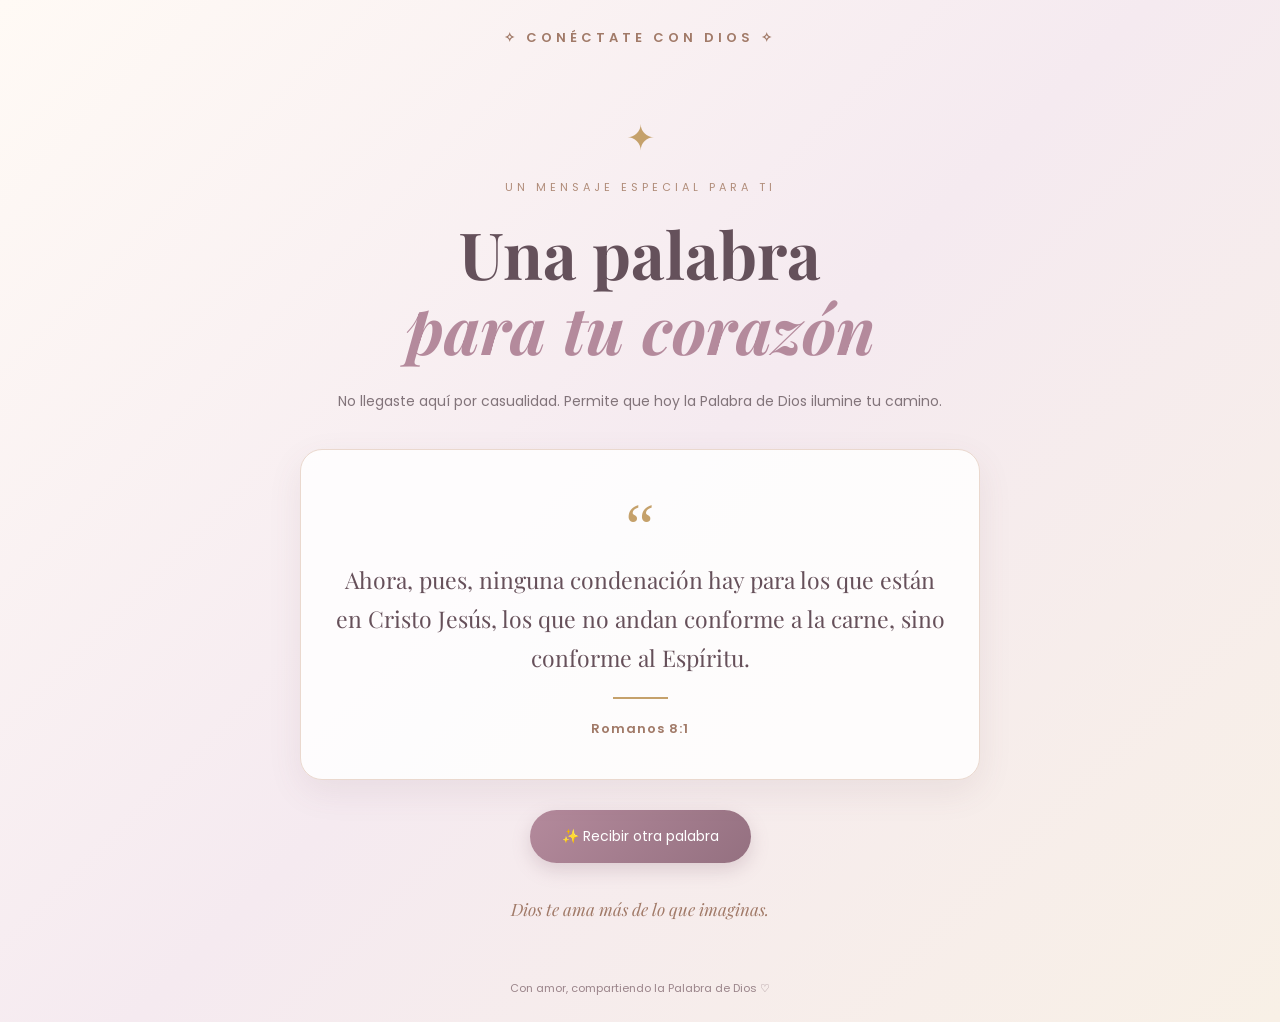
<file: index.html>
<!DOCTYPE html>
<html lang="es">
<head>
    <meta charset="UTF-8">
    <meta name="viewport" content="width=device-width, initial-scale=1.0">
    <title>Una palabra para tu corazón</title>
    <link rel="stylesheet" href="static/style.css">
    <link href="https://fonts.googleapis.com/css2?family=Playfair+Display:wght@400;600;700&family=Poppins:wght@300;400;500;600&display=swap" rel="stylesheet">
</head>
<body>
    <header><div class="logo">✧ CONÉCTATE CON DIOS ✧</div></header>

    <main class="contenedor">
        <div class="decoracion">✦</div>
        <p class="subtitulo">UN MENSAJE ESPECIAL PARA TI</p>
        <h1>Una palabra<br><span>para tu corazón</span></h1>
        <p class="introduccion">
            No llegaste aquí por casualidad.
            Permite que hoy la Palabra de Dios
            ilumine tu camino.
        </p>

        <section class="tarjeta">
            <div class="comilla">“</div>
            <p id="texto-versiculo"></p>
            <div class="linea"></div>
            <p id="referencia"></p>
        </section>

        <button onclick="recibirVersiculo()">✨ Recibir otra palabra</button>
        <p class="mensaje-final">Dios te ama más de lo que imaginas.</p>
    </main>

    <footer>Con amor, compartiendo la Palabra de Dios ♡</footer>

    <script>
        const versiculos = [{"texto": "Porque de tal manera amó Dios al mundo, que ha dado a su Hijo unigénito, para que todo aquel que en él cree, no se pierda, mas tenga vida eterna.", "referencia": "Juan 3:16"}, {"texto": "Mas Dios muestra su amor para con nosotros, en que siendo aún pecadores, Cristo murió por nosotros.", "referencia": "Romanos 5:8"}, {"texto": "Nosotros le amamos a él, porque él nos amó primero.", "referencia": "1 Juan 4:19"}, {"texto": "Jehová se manifestó a mí hace ya mucho tiempo, diciendo: Con amor eterno te he amado; por tanto, con misericordia te he atraído.", "referencia": "Jeremías 31:3"}, {"texto": "Porque no envió Dios a su Hijo al mundo para que condene al mundo, mas para que el mundo sea salvo por él.", "referencia": "Juan 3:17"}, {"texto": "En esto está el amor, no en que nosotros hayamos amado a Dios, sino en que él nos amó a nosotros, y envió a su Hijo en propiciación por nuestros pecados.", "referencia": "1 Juan 4:10"}, {"texto": "Pero Dios, que es rico en misericordia, por su gran amor con que nos amó, aun cuando estábamos muertos en delitos, nos dio vida juntamente con Cristo —por gracia sois salvos—.", "referencia": "Efesios 2:4-5"}, {"texto": "Nadie tiene mayor amor que este, que uno ponga su vida por sus amigos.", "referencia": "Juan 15:13"}, {"texto": "Porque para mí fuiste de gran precio, y fuiste amado; te daré hombres por ti, y pueblos por tu vida.", "referencia": "Isaías 43:4"}, {"texto": "Y nosotros hemos conocido y creído el amor que Dios tiene para con nosotros. Dios es amor; y el que permanece en amor, permanece en Dios, y Dios en él.", "referencia": "1 Juan 4:16"}, {"texto": "Por cuanto todos pecaron, y están destituidos de la gloria de Dios, siendo justificados gratuitamente por su gracia, mediante la redención que es en Cristo Jesús.", "referencia": "Romanos 3:23-24"}, {"texto": "Porque la paga del pecado es muerte, mas la dádiva de Dios es vida eterna en Cristo Jesús Señor nuestro.", "referencia": "Romanos 6:23"}, {"texto": "Ciertamente no hay hombre justo en la tierra, que haga el bien y nunca peque.", "referencia": "Eclesiastés 7:20"}, {"texto": "Todos nosotros nos descarriamos como ovejas, cada cual se apartó por su camino; mas Jehová cargó en él el pecado de todos nosotros.", "referencia": "Isaías 53:6"}, {"texto": "Porque no hay hombre que no peque.", "referencia": "1 Reyes 8:46"}, {"texto": "Antes la Escritura lo encierra todo bajo el pecado, para que la promesa por la fe de Jesucristo fuese dada a los que creen.", "referencia": "Gálatas 3:22"}, {"texto": "Entonces la concupiscencia, después que ha concebido, da a luz el pecado; y el pecado, siendo consumado, da a luz la muerte.", "referencia": "Santiago 1:15"}, {"texto": "Pero vuestras iniquidades han hecho división entre vosotros y vuestro Dios, y vuestros pecados han hecho ocultar de vosotros su rostro para no oír.", "referencia": "Isaías 59:2"}, {"texto": "Engañoso es el corazón más que todas las cosas, y perverso; ¿quién lo conocerá?", "referencia": "Jeremías 17:9"}, {"texto": "Hay camino que al hombre le parece derecho; pero su fin es camino de muerte.", "referencia": "Proverbios 14:12"}, {"texto": "Y en ningún otro hay salvación; porque no hay otro nombre bajo el cielo, dado a los hombres, en que podamos ser salvos.", "referencia": "Hechos 4:12"}, {"texto": "Jesús le dijo: Yo soy el camino, y la verdad, y la vida; nadie viene al Padre, sino por mí.", "referencia": "Juan 14:6"}, {"texto": "Porque también Cristo padeció una sola vez por los pecados, el justo por los injustos, para llevarnos a Dios, siendo a la verdad muerto en la carne, pero vivificado en espíritu.", "referencia": "1 Pedro 3:18"}, {"texto": "Mas él herido fue por nuestras rebeliones, molido por nuestros pecados; el castigo de nuestra paz fue sobre él, y por su llaga fuimos nosotros curados.", "referencia": "Isaías 53:5"}, {"texto": "El siguiente día vio Juan a Jesús que venía a él, y dijo: He aquí el Cordero de Dios, que quita el pecado del mundo.", "referencia": "Juan 1:29"}, {"texto": "Porque primeramente os he enseñado lo que asimismo recibí: Que Cristo murió por nuestros pecados, conforme a las Escrituras; y que fue sepultado, y que resucitó al tercer día, conforme a las Escrituras.", "referencia": "1 Corintios 15:3-4"}, {"texto": "Al que no conoció pecado, por nosotros lo hizo pecado, para que nosotros fuésemos hechos justicia de Dios en él.", "referencia": "2 Corintios 5:21"}, {"texto": "Porque hay un solo Dios, y un solo mediador entre Dios y los hombres, Jesucristo hombre, el cual se dio a sí mismo en rescate por todos, de lo cual se dio testimonio a su debido tiempo.", "referencia": "1 Timoteo 2:5-6"}, {"texto": "Por lo cual puede también salvar perpetuamente a los que por él se acercan a Dios, viviendo siempre para interceder por ellos.", "referencia": "Hebreos 7:25"}, {"texto": "Y cantaban un nuevo cántico, diciendo: Digno eres de tomar el libro y de abrir sus sellos; porque tú fuiste inmolado, y con tu sangre nos has redimido para Dios, de todo linaje y lengua y pueblo y nación.", "referencia": "Apocalipsis 5:9"}, {"texto": "Y ellos dijeron: Cree en el Señor Jesucristo, y serás salvo, tú y tu casa.", "referencia": "Hechos 16:31"}, {"texto": "Que si confesares con tu boca que Jesús es el Señor, y creyeres en tu corazón que Dios le levantó de los muertos, serás salvo. Porque con el corazón se cree para justicia, pero con la boca se confiesa para salvación.", "referencia": "Romanos 10:9-10"}, {"texto": "Porque todo aquel que invocare el nombre del Señor, será salvo.", "referencia": "Romanos 10:13"}, {"texto": "Mas a todos los que le recibieron, a los que creen en su nombre, les dio el derecho de llegar a ser hijos de Dios.", "referencia": "Juan 1:12"}, {"texto": "He aquí, yo estoy a la puerta y llamo; si alguno oye mi voz y abre la puerta, entraré a él, y cenaré con él, y él conmigo.", "referencia": "Apocalipsis 3:20"}, {"texto": "Si confesamos nuestros pecados, él es fiel y justo para perdonar nuestros pecados, y limpiarnos de toda maldad.", "referencia": "1 Juan 1:9"}, {"texto": "Venid a mí todos los que estáis trabajados y cargados, y yo os haré descansar.", "referencia": "Mateo 11:28"}, {"texto": "Todo lo que el Padre me da, vendrá a mí; y al que a mí viene, no le echo fuera.", "referencia": "Juan 6:37"}, {"texto": "Venid luego, dice Jehová, y estemos a cuenta: si vuestros pecados fueren como la grana, como la nieve serán emblanquecidos; si fueren rojos como el carmesí, vendrán a ser como blanca lana.", "referencia": "Isaías 1:18"}, {"texto": "Y me buscaréis y me hallaréis, porque me buscaréis de todo vuestro corazón.", "referencia": "Jeremías 29:13"}, {"texto": "De cierto, de cierto os digo: El que oye mi palabra, y cree al que me envió, tiene vida eterna; y no vendrá a condenación, mas ha pasado de muerte a vida.", "referencia": "Juan 5:24"}, {"texto": "Mis ovejas oyen mi voz, y yo las conozco, y me siguen, y yo les doy vida eterna; y no perecerán jamás, ni nadie las arrebatará de mi mano.", "referencia": "Juan 10:27-28"}, {"texto": "Y este es el testimonio: que Dios nos ha dado vida eterna; y esta vida está en su Hijo. El que tiene al Hijo, tiene la vida; el que no tiene al Hijo de Dios, no tiene la vida. Estas cosas os he escrito a vosotros que creéis en el nombre del Hijo de Dios, para que sepáis que tenéis vida eterna.", "referencia": "1 Juan 5:11-13"}, {"texto": "Como dista el oriente del occidente, Así alejó de nosotros nuestras rebeliones.", "referencia": "Salmo 103:12"}, {"texto": "De modo que si alguno está en Cristo, nueva criatura es; las cosas viejas pasaron; he aquí todas son hechas nuevas.", "referencia": "2 Corintios 5:17"}, {"texto": "Ahora, pues, ninguna condenación hay para los que están en Cristo Jesús, los que no andan conforme a la carne, sino conforme al Espíritu.", "referencia": "Romanos 8:1"}, {"texto": "Cercano está Jehová a los quebrantados de corazón; Y salva a los contritos de espíritu.", "referencia": "Salmo 34:18"}, {"texto": "Porque el Hijo del Hombre ha venido para buscar y salvar lo que se había perdido.", "referencia": "Lucas 19:10"}, {"texto": "Porque yo sé los pensamientos que tengo acerca de vosotros, dice Jehová, pensamientos de paz, y no de mal, para daros el fin que esperáis.", "referencia": "Jeremías 29:11"}, {"texto": "Por la misericordia de Jehová no hemos sido consumidos, porque nunca decayeron sus misericordias. Nuevas son cada mañana; grande es tu fidelidad.", "referencia": "Lamentaciones 3:22-23"}, {"texto": "Así que, arrepentíos y convertíos, para que sean borrados vuestros pecados; para que vengan de la presencia del Señor tiempos de refrigerio.", "referencia": "Hechos 3:19"}, {"texto": "Porque la tristeza que es según Dios produce arrepentimiento para salvación, de que no hay que arrepentirse; pero la tristeza del mundo produce muerte.", "referencia": "2 Corintios 7:10"}, {"texto": "Pero Dios, habiendo pasado por alto los tiempos de esta ignorancia, ahora manda a todos los hombres en todo lugar, que se arrepientan.", "referencia": "Hechos 17:30"}, {"texto": "Y diciendo: El tiempo se ha cumplido, y el reino de Dios se ha acercado; arrepentíos, y creed en el evangelio.", "referencia": "Marcos 1:15"}, {"texto": "El que encubre sus pecados no prosperará; Mas el que los confiesa y se aparta alcanzará misericordia.", "referencia": "Proverbios 28:13"}, {"texto": "Os digo que así habrá más gozo en el cielo por un pecador que se arrepiente, que por noventa y nueve justos que no necesitan arrepentimiento.", "referencia": "Lucas 15:7"}, {"texto": "Diles: Vivo yo, dice Jehová el Señor, que no quiero la muerte del impío, sino que se vuelva el impío de su camino, y que viva. Volveos, volveos de vuestros malos caminos; ¿por qué moriréis, casa de Israel?", "referencia": "Ezequiel 33:11"}, {"texto": "¿O menosprecias las riquezas de su benignidad, paciencia y longanimidad, ignorando que su benignidad te guía al arrepentimiento?", "referencia": "Romanos 2:4"}, {"texto": "Entonces Pedro les dijo: Arrepentíos, y bautícese cada uno de vosotros en el nombre de Jesucristo para perdón de los pecados; y recibiréis el don del Espíritu Santo. Porque para vosotros es la promesa, y para vuestros hijos, y para todos los que están lejos; para cuantos el Señor nuestro Dios llamare.", "referencia": "Hechos 2:38-39"}, {"texto": "Desde los días de vuestros padres os habéis apartado de mis leyes, y no las guardasteis. Volveos a mí, y yo me volveré a vosotros, ha dicho Jehová de los ejércitos. Mas dijisteis: ¿En qué hemos de volvernos?", "referencia": "Malaquías 3:7"}, {"texto": "Por tanto, id, y haced discípulos a todas las naciones, bautizándolos en el nombre del Padre, y del Hijo, y del Espíritu Santo; enseñándoles que guarden todas las cosas que os he mandado; y he aquí yo estoy con vosotros todos los días, hasta el fin del mundo. Amén.", "referencia": "Mateo 28:19-20"}, {"texto": "Y les dijo: Id por todo el mundo y predicad el evangelio a toda criatura.", "referencia": "Marcos 16:15"}, {"texto": "Porque no me avergüenzo del evangelio, porque es poder de Dios para salvación a todo aquel que cree; al judío primeramente, y también al griego.", "referencia": "Romanos 1:16"}, {"texto": "Cantad a Jehová, bendecid su nombre; anunciad de día en día su salvación. Contad entre las naciones su gloria, Y en todos los pueblos sus maravillas.", "referencia": "Salmo 96:2-3"}, {"texto": "¡Cuán hermosos sobre los montes son los pies del que trae alegres nuevas, del que hace oír la paz, del que trae alegres nuevas de bien, del que hace oír la salvación, del que dice a Sión: ¡Reina tu Dios!", "referencia": "Isaías 52:7"}, {"texto": "Vosotros sois la luz del mundo; una ciudad asentada sobre un monte no se puede esconder. Ni se enciende una luz y se pone debajo de un almud, sino sobre el candelero, y alumbra a todos los que están en casa. Así alumbre vuestra luz delante de los hombres, para que vean vuestras buenas obras, y glorifiquen a vuestro Padre que está en los cielos.", "referencia": "Mateo 5:14-16"}, {"texto": "Santificad pues al Señor Dios en vuestros corazones; y estad siempre preparados para presentar defensa con mansedumbre y reverencia ante todo el que os demande razón de la esperanza que hay en vosotros.", "referencia": "1 Pedro 3:15"}, {"texto": "Entonces dijo a sus discípulos: A la verdad la mies es mucha, mas los obreros pocos. Rogad, pues, al Señor de la mies, que envíe obreros a su mies.", "referencia": "Mateo 9:37-38"}, {"texto": "Pero recibiréis poder, cuando haya venido sobre vosotros el Espíritu Santo, y me seréis testigos en Jerusalén, en toda Judea, en Samaria, y hasta lo último de la tierra.", "referencia": "Hechos 1:8"}, {"texto": "Predica la palabra; insta a tiempo y fuera de tiempo; redarguye, reprende, exhorta con toda paciencia y doctrina.", "referencia": "2 Timoteo 4:2"}, {"texto": "Y de la manera que está establecido para los hombres que mueran una sola vez, y después de esto el juicio.", "referencia": "Hebreos 9:27"}, {"texto": "Y vi un gran trono blanco y al que estaba sentado en él, de delante del cual huyeron la tierra y el cielo, y no se halló lugar para ellos. Y vi a los muertos, grandes y pequeños, de pie ante Dios; y los libros fueron abiertos, y otro libro fue abierto, el cual es el libro de la vida; y fueron juzgados los muertos por las cosas que estaban escritas en los libros, según sus obras.", "referencia": "Apocalipsis 20:11-12"}, {"texto": "E irán estos al castigo eterno, mas los justos a la vida eterna.", "referencia": "Mateo 25:46"}, {"texto": "Porque es necesario que todos nosotros comparezcamos ante el tribunal de Cristo, para que cada uno reciba según lo que haya hecho por medio del cuerpo, sea bueno o sea malo.", "referencia": "2 Corintios 5:10"}, {"texto": "De manera que cada uno de nosotros dará a Dios cuenta de sí.", "referencia": "Romanos 14:12"}, {"texto": "Pero los cobardes e incrédulos, los abominables y homicidas, los fornicarios y hechiceros, los idólatras y todos los mentirosos tendrán su parte en el lago que arde con fuego y azufre, que es la muerte segunda.", "referencia": "Apocalipsis 21:8"}, {"texto": "El que en el Hijo cree, tiene vida eterna; mas el que no obedece al Hijo, no verá la vida, sino que la ira de Dios permanece sobre él.", "referencia": "Juan 3:36"}, {"texto": "Volveos a mi reprensión; He aquí yo derramaré mi espíritu sobre vosotros, Os haré saber mis palabras.", "referencia": "Proverbios 1:23"}, {"texto": "¡Ay de los que a lo malo dicen bueno, y a lo bueno malo; que hacen de la luz tiniebla, y de las tinieblas luz; que ponen lo amargo por dulce, y lo dulce por amargo!", "referencia": "Isaías 5:20"}, {"texto": "No os engañéis; Dios no puede ser burlado, pues todo lo que el hombre sembrara, eso también segará. Porque el que siembra para su carne, de la carne segará corrupción; mas el que siembra para el Espíritu, del Espíritu segará vida eterna.", "referencia": "Gálatas 6:7-8"}, {"texto": "Porque por gracia sois salvos por medio de la fe; y esto no de vosotros, pues es don de Dios; no por obras, para que nadie se gloríe.", "referencia": "Efesios 2:8-9"}, {"texto": "No por obras de justicia que nosotros hubiéramos hecho, sino por su misericordia, nos salvó, por el lavamiento de la regeneración y por la renovación en el Espíritu Santo.", "referencia": "Tito 3:5"}, {"texto": "Pero donde abundó el pecado, sobreabundó la gracia; para que así como reinó el pecado en muerte, así también la gracia reine por la justicia para vida eterna por Jesucristo Señor nuestro.", "referencia": "Romanos 5:20-21"}, {"texto": "Antes creemos que por la gracia del Señor Jesús, del mismo modo que ellos, seremos salvos.", "referencia": "Hechos 15:11"}, {"texto": "Y al que obra, no se le cuenta la recompensa como gracia, sino como deuda; pero al que no obra, sino que cree en el que justifica al impío, su fe le es contada por justicia.", "referencia": "Romanos 4:4-5"}, {"texto": "Mas el Dios de toda gracia, que nos llamó a su gloria eterna en Jesucristo, después que hayáis padecido un poco de tiempo, él mismo os perfeccione, afirme, fortalezca y establezca.", "referencia": "1 Pedro 5:10"}, {"texto": "Y Dios es poderoso para hacer que toda gracia abunde para vosotros, a fin de que, teniendo siempre en todas las cosas todo lo suficiente, abundéis para toda buena obra.", "referencia": "2 Corintios 9:8"}, {"texto": "Porque de su plenitud tomamos todos, y gracia sobre gracia. Pues la ley por medio de Moisés fue dada, pero la gracia y la verdad vinieron por medio de Jesucristo.", "referencia": "Juan 1:16-17"}, {"texto": "Porque tú, Señor, eres bueno y perdonador, Y grande en misericordia para con los que te invocan.", "referencia": "Salmo 86:5"}, {"texto": "Para alabanza de la gloria de su gracia, con la cual nos hizo aceptos en el Amado; en quien tenemos redención por su sangre, el perdón de pecados según las riquezas de su gracia.", "referencia": "Efesios 1:6-7"}, {"texto": "Y me dijo: Bástate mi gracia; porque mi poder se perfecciona en la debilidad. Por tanto, de buena gana me gloriaré más bien en mis debilidades, para que repose sobre mí el poder de Cristo.", "referencia": "2 Corintios 12:9"}, {"texto": "Misericordioso y clemente es Jehová, Lento para la ira y grande en misericordia. No contenderá para siempre, Ni para siempre guardará el enojo. No ha hecho con nosotros conforme a nuestras iniquidades, Ni nos ha pagado conforme a nuestros pecados. Porque como la altura de los cielos sobre la tierra, Engrandeció su misericordia sobre los que le temen.", "referencia": "Salmo 103:8-11"}, {"texto": "Y si por gracia, ya no es por obras; de otra manera la gracia ya no es gracia. Y si por obras, ya no es gracia; de otra manera la obra ya no es obra.", "referencia": "Romanos 11:6"}, {"texto": "Y rasgad vuestro corazón, y no vuestros vestidos, y convertíos a Jehová vuestro Dios; porque misericordioso es y clemente, tardo para la ira y grande en misericordia, y que se duele del castigo.", "referencia": "Joel 2:13"}, {"texto": "Clemente y misericordioso es Jehová, Lento para la ira y grande en misericordia. Bueno es Jehová para con todos, Y sus misericordias sobre todas sus obras.", "referencia": "Salmo 145:8-9"}, {"texto": "¿Qué Dios como tú, que perdonas la maldad, y olvidas el pecado del remanente de su heredad? No retuvo para siempre su enojo, porque se deleita en misericordia. Él volverá a tener misericordia de nosotros; sepultará nuestras iniquidades, y echará a lo profundo del mar todos nuestros pecados.", "referencia": "Miqueas 7:18-19"}, {"texto": "Ten piedad de mí, oh Dios, conforme a tu misericordia; Conforme a la multitud de tus piedades borra mis rebeliones. Lávame más y más de mi maldad, Y límpiame de mi pecado.", "referencia": "Salmo 51:1-2"}, {"texto": "Bendito el Dios y Padre de nuestro Señor Jesucristo, que según su grande misericordia nos hizo renacer para una esperanza viva, por la resurrección de Jesucristo de los muertos, para una herencia incorruptible, inmaculada, y que no se marchita, reservada en los cielos para vosotros, que sois guardados por el poder de Dios mediante la fe, para alcanzar la salvación que está preparada para ser manifestada en el tiempo postrero.", "referencia": "1 Pedro 1:3-5"}, {"texto": "Alabad a Jehová, porque él es bueno; porque para siempre es su misericordia. Alabad al Dios de los dioses, porque para siempre es su misericordia. Alabad al Señor de los señores, porque para siempre es su misericordia.", "referencia": "Salmo 136:1-3"}, {"texto": "Sed, pues, misericordiosos, como también vuestro Padre es misericordioso.", "referencia": "Lucas 6:36"}];
        let ultimoIndice = -1;

        function recibirVersiculo() {
            if (versiculos.length === 0) return;

            let indice;
            do {
                indice = Math.floor(Math.random() * versiculos.length);
            } while (versiculos.length > 1 && indice === ultimoIndice);

            ultimoIndice = indice;
            const datos = versiculos[indice];

            document.getElementById("texto-versiculo").textContent = datos.texto;
            document.getElementById("referencia").textContent = datos.referencia;
        }

        recibirVersiculo();
    </script>
</body>
</html>
</file>
<file: static/style.css>
* {
    margin: 0;
    padding: 0;
    box-sizing: border-box;
}

body {
    min-height: 100vh;
    background: linear-gradient(135deg, #fffaf5, #f5eaf0, #f8f0e6);
    font-family: 'Poppins', sans-serif;
    color: #55464d;
    display: flex;
    flex-direction: column;
}

header {
    padding: 28px 15px;
    text-align: center;
}

.logo {
    color: #a17a68;
    font-size: 13px;
    letter-spacing: 4px;
    font-weight: 600;
}

.contenedor {
    width: 90%;
    max-width: 680px;
    margin: auto;
    text-align: center;
    padding: 35px 0;
}

.decoracion {
    color: #c5a16b;
    font-size: 35px;
    margin-bottom: 15px;
}

.subtitulo {
    color: #b08c79;
    font-size: 11px;
    letter-spacing: 4px;
    margin-bottom: 20px;
}

h1 {
    font-family: 'Playfair Display', serif;
    font-size: clamp(42px, 8vw, 65px);
    line-height: 1.15;
    color: #65515b;
    margin-bottom: 22px;
}

h1 span {
    color: #b48a9c;
    font-style: italic;
}

.introduccion {
    font-size: 14px;
    line-height: 1.9;
    color: #82747a;
    margin-bottom: 35px;
}

.tarjeta {
    background: rgba(255, 255, 255, 0.85);
    padding: 40px 30px;
    border-radius: 22px;
    border: 1px solid #ead8ce;
    box-shadow: 0 12px 35px rgba(111, 77, 91, 0.09);
    position: relative;
    margin-bottom: 30px;
}

.comilla {
    font-family: Georgia, serif;
    font-size: 65px;
    color: #c5a16b;
    height: 55px;
}

#texto-versiculo {
    font-family: 'Playfair Display', serif;
    font-size: 23px;
    line-height: 1.7;
    color: #66505a;
    margin: 15px 0;
}

.linea {
    width: 55px;
    height: 2px;
    background: #c5a16b;
    margin: 20px auto;
}

#referencia {
    color: #a17a68;
    font-size: 13px;
    letter-spacing: 1px;
    font-weight: 600;
}

button {
    background: linear-gradient(135deg, #b48a9c, #947080);
    color: white;
    border: none;
    border-radius: 30px;
    padding: 16px 32px;
    font-family: 'Poppins', sans-serif;
    font-size: 14px;
    cursor: pointer;
    box-shadow: 0 7px 18px rgba(148, 112, 128, 0.25);
    transition: 0.3s;
}

button:hover {
    transform: translateY(-3px);
    box-shadow: 0 10px 22px rgba(148, 112, 128, 0.35);
}

.mensaje-final {
    margin-top: 35px;
    color: #a17a68;
    font-family: 'Playfair Display', serif;
    font-style: italic;
    font-size: 17px;
}

footer {
    text-align: center;
    padding: 25px 12px;
    font-size: 11px;
    color: #9b858b;
}

@media (max-width: 480px) {
    .tarjeta {
        padding: 30px 20px;
    }

    #texto-versiculo {
        font-size: 20px;
    }

    .subtitulo {
        letter-spacing: 2px;
    }
}
</file>
